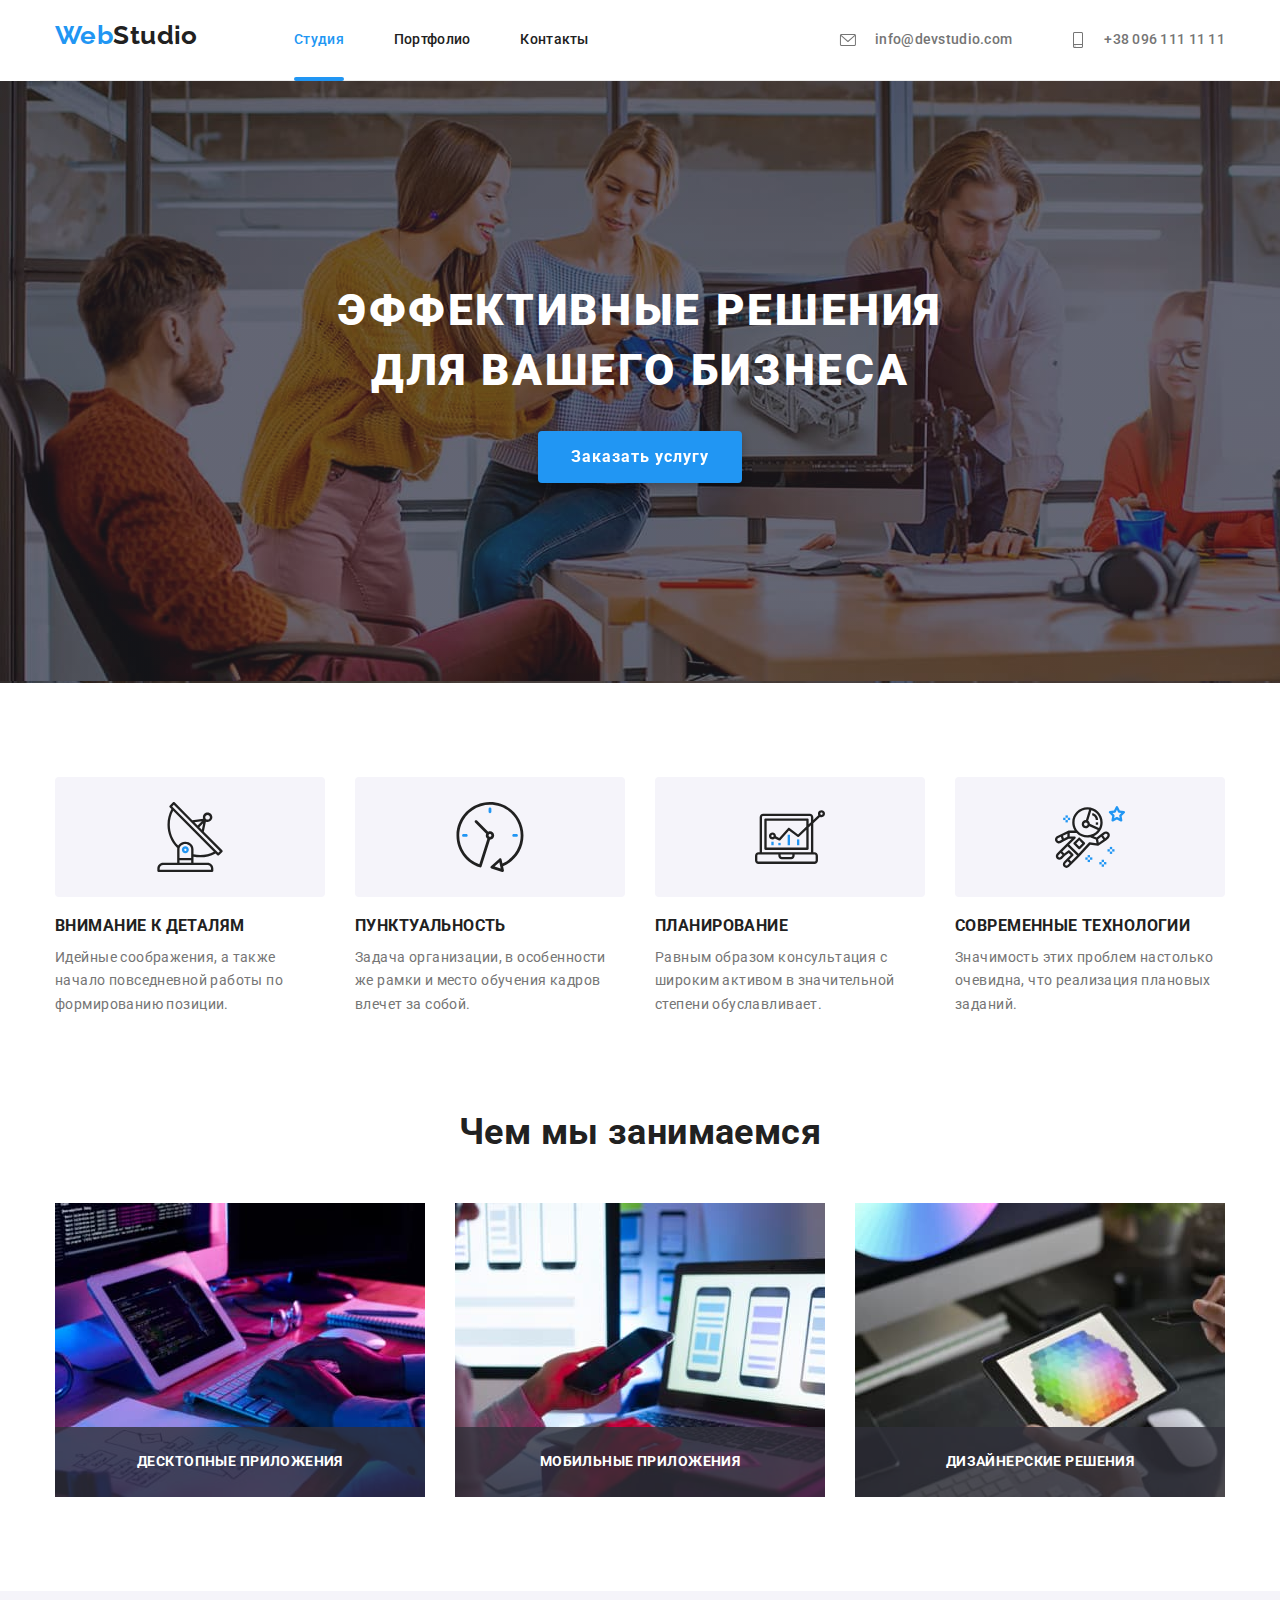
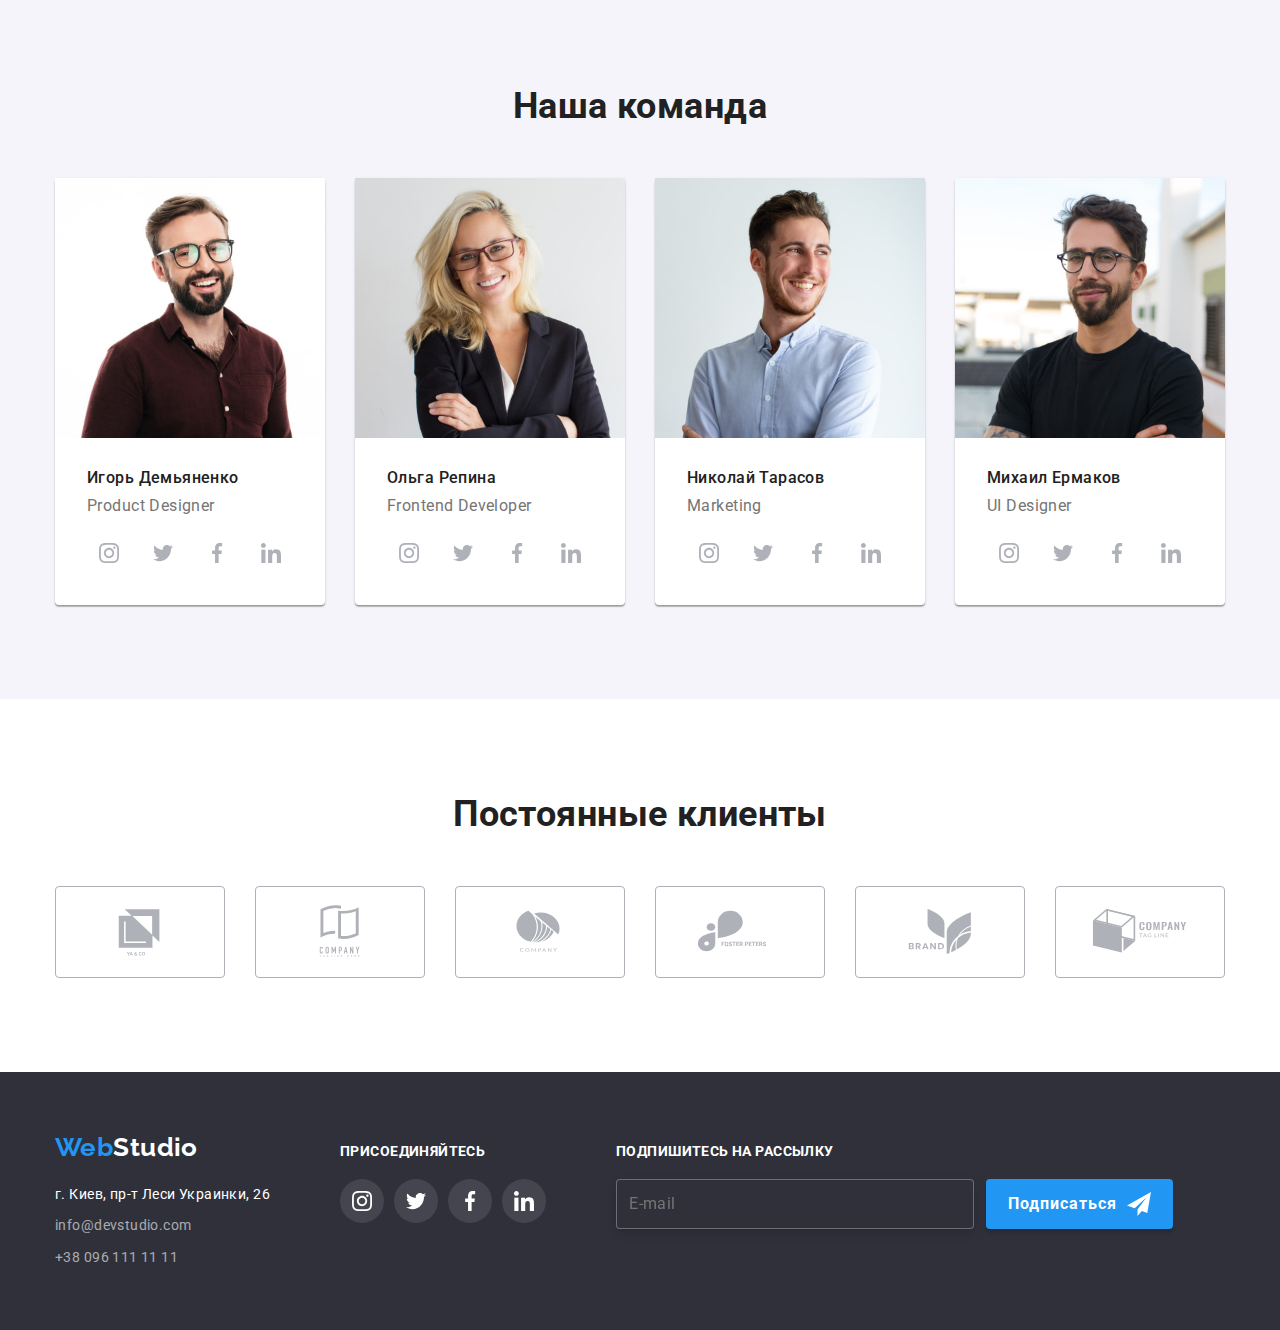
<file: index.html>
<!DOCTYPE html>
<html lang="ru">

<head>
    <meta charset="UTF-8">
    <meta http-equiv="X-UA-Compatible" content="IE=edge">
    <meta name="viewport" content="width=device-width, initial-scale=1.0">
    <title>Web Studio</title>
    <link rel="preconnect" href="https://fonts.gstatic.com">
    <link href="https://fonts.googleapis.com/css2?family=Raleway:wght@700&family=Roboto:wght@400;500;700;900&display=swap" rel="stylesheet">
    <link rel="stylesheet" href="https://cdnjs.cloudflare.com/ajax/libs/modern-normalize/1.0.0/modern-normalize.min.css">
    <link rel="stylesheet" href="./css/styles.css">
</head>
<body>

    <!-- Navigation site -->
    <header class="header">
        <div class="container">    
            <nav class="main-nav">
                <a class="logo-header" href="/"><span class="colortext">Web</span>Studio</a>
                <ul class="site-nav list">
                    <li class="main-item"><a class="link current" href="">Студия</a></li>
                    <li class="main-item"><a class="link" href="./portfolio.html">Портфолио</a></li>
                    <li class="main-item"><a class="link" href="">Контакты</a></li>
                </ul>
            </nav>
            <ul class="auth-nav list">
                <li class="main-item"><a class="link connect-link" href="mailto:info@devstudio.com">
                        <svg class="connect-icon" width="34" height="12">
                            <use href="./images/icons/sprite.svg#icon-envelope"></use>
                        </svg>   
                        info@devstudio.com</a>
                </li>
                <li class="main-item"><a class="link connect-link" href="tell:+380961111111">
                    <svg class="connect-icon" width="32" height="16">
                        <use href="./images/icons/sprite.svg#icon-smartphone"></use>
                    </svg>
                    +38 096 111 11 11</a>
                </li>
            </ul>
        </div>
    </header>
   
    <main>
        <!-- Hero -->
        <section class="hero">
            <div class="container">
                <h1 class="page-title">Эффективные решения для вашего бизнеса</h1>
                <button class="button-order" type="button" data-modal-open>Заказать услугу</button>        
            </div>
        </section>

        <!--Features-->
        <section class="feature">
            <div class="container">
                <h2 class="hiden-title">Особенности</h2>
                <ul class="feature-list list">
                    <li class="item">
                        <div class="feature__box">
                            <svg class="feature__icon">
                                <use href="./images/icons/sprite.svg#icon-antenna"></use>
                            </svg> 
                        </div>
                        <h3 class="feature-title">Внимание к деталям</h3>
                        <p class="paragraf-text">Идейные соображения, а также начало повседневной работы по формированию позиции.</p>
                    </li>
                    <li class="item">
                        <div class="feature__box">
                            <svg class="feature__icon">
                                <use href="./images/icons/sprite.svg#icon-clock"></use>
                            </svg>
                        </div>
                        <h3 class="feature-title">Пунктуальность</h3>
                        <p class="paragraf-text">Задача организации, в особенности же рамки и место обучения кадров влечет за собой.</p>
                    </li>
                    <li class="item">
                        <div class="feature__box">
                            <svg class="feature__icon">
                                <use href="./images/icons/sprite.svg#icon-diagram"></use>
                            </svg>
                        </div>
                        <h3 class="feature-title">Планирование</h3>
                        <p class="paragraf-text">Равным образом консультация с широким активом в значительной степени обуславливает.</p>
                    </li>
                    <li class="item">
                        <div class="feature__box">
                            <svg class="feature__icon">
                                <use href="./images/icons/sprite.svg#icon-astronaut"></use>
                            </svg>
                        </div>
                        <h3 class="feature-title">Современные технологии</h3>
                        <p class="paragraf-text">Значимость этих проблем настолько очевидна, что реализация плановых заданий.</p>
                    </li>
                </ul>
            </div>
        </section>

        <!--We do-->
        <section class="we-do">
            <div class="container">
                <h2 class="section-title">Чем мы занимаемся</h2>
                <ul class="we-do__list list">
                        <li class="we-do__item">
                            <img src="./images/work1.jpg" alt="Работа на планшете"/>
                            <div class="thumb-title">
                                <p class="title">Десктопные приложения</p>
                            </div>
                        </li>
                        <li class="we-do__item">
                            <img src="./images/work2.jpg" alt="Работа на телефоне" />
                            <div class="thumb-title">
                                <p class="title">Мобильные приложения</p>
                            </div>
                        </li>
                        <li class="we-do__item">
                            <img src="./images/work3.jpg" alt="Работа на планшете" />
                            <div class="thumb-title">
                                <p class="title">Дизайнерские решения</p>
                            </div>
                        </li>
                </ul>
            </div>
        </section>

        <!-- OUR TEAM -->
        <section class="team">
            <div class="container">
                <h2 class="section-title">Наша команда</h2>
                <ul class="team__list list">
                    <li class="item">    
                        <img src="./images/staff1.jpg" width="270" height="260" alt="Член команды 1" />
                        <div class="team__box">
                            <h3 class="team-name">Игорь Демьяненко</h3>
                            <p class="profession-text" lang="en">Product Designer</p>
                            <ul class="list social-icons">
                                <li class="social-icons-item">
                                    <a href="" class="social-icons-link" target="_blank" rel="noopener noreferrer">
                                    <svg class="social-icons-svg">
                                        <use href="./images/icons/sprite.svg#icon-instagram"></use>
                                    </svg>
                                    </a>
                                </li>
                                <li class="social-icons-item">
                                    <a href="" class="social-icons-link" target="_blank" rel="noopener noreferrer">
                                        <svg class="social-icons-svg">
                                            <use href="./images/icons/sprite.svg#icon-twitter"></use>
                                        </svg>
                                    </a>
                                </li>
                                <li class="social-icons-item">
                                    <a href="" class="social-icons-link" target="_blank" rel="noopener noreferrer">
                                        <svg class="social-icons-svg">
                                            <use href="./images/icons/sprite.svg#icon-facebook"></use>
                                        </svg>
                                    </a>
                                </li>
                                <li class="social-icons-item">
                                    <a href="" class="social-icons-link" target="_blank" rel="noopener noreferrer">
                                        <svg class="social-icons-svg">
                                            <use href="./images/icons/sprite.svg#icon-linkedin"></use>
                                        </svg>
                                    </a>
                                </li>
                            </ul>
                        </div>
                    </li>
                    <li class="item">
                        <img src="./images/staff2.jpg" width="270" height="260" alt="Член команды 2" />
                        <div class="team__box">
                            <h3 class="team-name">Ольга Репина</h3>
                            <p class="profession-text" lang="en">Frontend Developer</p>
                            <ul class="list social-icons">
                                <li class="social-icons-item">
                                    <a href="" class="social-icons-link" target="_blank" rel="noopener noreferrer">
                                        <svg class="social-icons-svg">
                                            <use href="./images/icons/sprite.svg#icon-instagram"></use>
                                        </svg>
                                    </a>
                                </li>
                                <li class="social-icons-item">
                                    <a href="" class="social-icons-link" target="_blank" rel="noopener noreferrer">
                                        <svg class="social-icons-svg">
                                            <use href="./images/icons/sprite.svg#icon-twitter"></use>
                                        </svg>
                                    </a>
                                </li>
                                <li class="social-icons-item">
                                    <a href="" class="social-icons-link" target="_blank" rel="noopener noreferrer">
                                        <svg class="social-icons-svg">
                                            <use href="./images/icons/sprite.svg#icon-facebook"></use>
                                        </svg>
                                    </a>
                                </li>
                                <li class="social-icons-item">
                                    <a href="" class="social-icons-link" target="_blank" rel="noopener noreferrer">
                                        <svg class="social-icons-svg">
                                            <use href="./images/icons/sprite.svg#icon-linkedin"></use>
                                        </svg>
                                    </a>
                                </li>
                            </ul>
                        </div>
                    </li>
                    <li class="item">   
                        <img src="./images/staff3.jpg" width="270" height="260" alt="Член команды 3" />
                        <div class="team__box">
                            <h3 class="team-name">Николай Тарасов</h3>    
                            <p class="profession-text" lang="en">Marketing</p>
                            <ul class="list social-icons">
                                <li class="social-icons-item">
                                    <a href="" class="social-icons-link" target="_blank" rel="noopener noreferrer">
                                        <svg class="social-icons-svg">
                                            <use href="./images/icons/sprite.svg#icon-instagram"></use>
                                        </svg>
                                    </a>
                                </li>
                                <li class="social-icons-item">
                                    <a href="" class="social-icons-link" target="_blank" rel="noopener noreferrer">
                                        <svg class="social-icons-svg">
                                            <use href="./images/icons/sprite.svg#icon-twitter"></use>
                                        </svg>
                                    </a>
                                </li>
                                <li class="social-icons-item">
                                    <a href="" class="social-icons-link" target="_blank" rel="noopener noreferrer">
                                        <svg class="social-icons-svg">
                                            <use href="./images/icons/sprite.svg#icon-facebook"></use>
                                        </svg>
                                    </a>
                                </li>
                                <li class="social-icons-item">
                                    <a href="" class="social-icons-link" target="_blank" rel="noopener noreferrer">
                                        <svg class="social-icons-svg">
                                            <use href="./images/icons/sprite.svg#icon-linkedin"></use>
                                        </svg>
                                    </a>
                                </li>
                            </ul>
                        </div>
                    </li>
                    <li class="item">
                        <img src="./images/staff4.jpg" width="270" height="260" alt="Член команды 4" />
                        <div class="team__box">
                            <h3 class="team-name">Михаил Ермаков</h3>
                            <p class="profession-text" lang="en">UI Designer</p>
                            <ul class="list social-icons">
                                <li class="social-icons-item">
                                    <a href="" class="social-icons-link" target="_blank" rel="noopener noreferrer">
                                        <svg class="social-icons-svg">
                                            <use href="./images/icons/sprite.svg#icon-instagram"></use>
                                        </svg>
                                    </a>
                                </li>
                                <li class="social-icons-item">
                                    <a href="" class="social-icons-link" target="_blank" rel="noopener noreferrer">
                                        <svg class="social-icons-svg">
                                            <use href="./images/icons/sprite.svg#icon-twitter"></use>
                                        </svg>
                                    </a>
                                </li>
                                <li class="social-icons-item">
                                    <a href="" class="social-icons-link" target="_blank" rel="noopener noreferrer">
                                        <svg class="social-icons-svg">
                                            <use href="./images/icons/sprite.svg#icon-facebook"></use>
                                        </svg>
                                    </a>
                                </li>
                                <li class="social-icons-item">
                                    <a href="" class="social-icons-link" target="_blank" rel="noopener noreferrer">
                                        <svg class="social-icons-svg">
                                            <use href="./images/icons/sprite.svg#icon-linkedin"></use>
                                        </svg>
                                    </a>
                                </li>
                            </ul>
                        </div>
                    </li>
                </ul>
            </div>
        </section>  
        <section class="clients">
            <div class="container">
                <h2 class="section-title">Постоянные клиенты</h2>
                <ul class="clients__list list">
                    <li class="clients__item">
                        <a href="" class="clients__link" target="_blank" rel="noopener noreferrer">
                            <svg class="clients__icon">
                                <use href="./images/icons/sprite.svg#icon-logo1"></use>
                            </svg>
                        </a>    
                    </li>
                    <li class="clients__item">
                        <a href="" class="clients__link" target="_blank" rel="noopener noreferrer">
                            <svg class="clients__icon">
                                <use href="./images/icons/sprite.svg#icon-logo2"></use>
                            </svg>
                        </a>
                    </li>
                    <li class="clients__item">
                        <a href="" class="clients__link" target="_blank" rel="noopener noreferrer">
                            <svg class="clients__icon">
                                <use href="./images/icons/sprite.svg#icon-logo3"></use>
                            </svg>
                        </a>
                    </li>
                    <li class="clients__item">
                        <a href="" class="clients__link" target="_blank" rel="noopener noreferrer">
                            <svg class="clients__icon">
                                <use href="./images/icons/sprite.svg#icon-logo4"></use>
                            </svg>
                        </a>
                    </li>
                    <li class="clients__item">
                        <a href="" class="clients__link" target="_blank" rel="noopener noreferrer">
                            <svg class="clients__icon">
                                <use href="./images/icons/sprite.svg#icon-logo5"></use>
                            </svg>
                        </a>
                    </li>
                    <li class="clients__item">
                        <a href="" class="clients__link" target="_blank" rel="noopener noreferrer">
                            <svg class="clients__icon">
                                <use href="./images/icons/sprite.svg#icon-logo6"></use>
                            </svg>
                        </a>
                    </li>
                </ul>
            </div>
        </section>
    </main>
    
    <!--Контакты-->
    <footer class="footer dark-background">
        <div class="footer__container container"> 
            <div class="footer-box">
            <a class="logo-footer" href="/"><span class="colortext">Web</span>Studio</a>
            <address class="address">
                <ul class="footer__list">
                    <li class="footer__item">
                        <a class="address-link link" href="https://goo.gl/maps/Cei7VWRPJddVFzz26" target="_blank"
                        rel="noopener noreferrer">г. Киев, пр-т Леси Украинки, 26</a>
                    </li>
                    <li class="footer__item">
                        <a class="connect link" href="mailto:info@devstudio.com">info@devstudio.com</a>
                    </li>
                    <li class="footer__item">
                        <a class="connect link" href="tell:+380961111111">+38 096 111 11 11</a>
                    </li>
                </ul>
            </address>
        </div>
            <div class="footer-box">
                <h3 class="footer-connecting">Присоединяйтесь</h3>
                <ul class="list footer-icons">
                    <li class="footer-icons-item">
                        <a href="" class="footer-icons-link" target="_blank" rel="noopener noreferrer">
                            <svg class="footer-icons-svg">
                                <use href="./images/icons/sprite.svg#icon-instagram"></use>
                            </svg>
                        </a>
                    </li>
                    <li class="footer-icons-item">
                        <a href="" class="footer-icons-link" target="_blank" rel="noopener noreferrer">
                            <svg class="footer-icons-svg">
                                <use href="./images/icons/sprite.svg#icon-twitter"></use>
                            </svg>
                        </a>
                    </li>
                    <li class="footer-icons-item">
                        <a href="" class="footer-icons-link" target="_blank" rel="noopener noreferrer">
                            <svg class="footer-icons-svg">
                                <use href="./images/icons/sprite.svg#icon-facebook"></use>
                            </svg>
                        </a>
                    </li>
                    <li class="footer-icons-item" target="_blank" rel="noopener noreferrer">
                        <a href="" class="footer-icons-link">
                            <svg class="footer-icons-svg">
                                <use href="./images/icons/sprite.svg#icon-linkedin"></use>
                            </svg>
                        </a>
                    </li>
                </ul>        
            </div>
            <div>
                <h3 class="footer-subscription">Подпишитесь на рассылку</h3>
                <form class="subscription">
                    <div class="footer-form-field">
                    <label>
                        <input type="email" name="email" placeholder="E-mail" autocomplete="off">
                    </label>
                    </div>
                    <button class="button-subscription">Подписаться
                        <svg class="icon-footer">
                            <use href="./images/icons/sprite.svg#icon-send"></use>
                        </svg>
                    </button>
                </form>
            </div>
        </div>
        <div class="backdrop is-hidden" data-modal>
            <div class="modal">
                <b class="modal-title">Оставьте свои данные, мы вам перезвоним</b>
                    <button class="modal-button" data-modal-close>
                        <svg class="icon-close" width="18" height="18">  
                            <use href="./images/icons/sprite.svg#icon-close"></use>
                        </svg>
                    </button>
                <form class="js-speaker-form">
                    
                        <label class="form-field">
                        Имя
                        <svg class="icon-modal">
                            <use href="./images/icons/sprite.svg#icon-person-black"></use>
                        </svg>
                        <input type="text" name="Имя" autofocus>
                        </label>
                    
                    
                    
                        <label class="form-field">
                            Телефон
                            <svg class="icon-modal">
                                <use href="./images/icons/sprite.svg#icon-phone-black"></use>
                            </svg>
                            <input type="tel" name="tel" required>
                        </label>
                    
                    
                    
                        <label class="form-field">
                            Почта
                            <svg class="icon-modal">
                                <use href="./images/icons/sprite.svg#icon-email-black"></use>
                            </svg>
                            <input type="email" name="email" required>
                        </label>
                    
                    
                    
                        <label class="form-field">
                            Комментарий
                            <textarea name="" id="" rows="7" placeholder="Введите текст"></textarea>
                        </label>
                   
                        <label class="label">
                            <input class="checkbox" type="checkbox" name="checkbox" required>
                            <span class="label-span"></span>
                            Соглашаюсь с рассылкой и принимаю&ensp;<a class="contract" href="">Условия договора</a>
                            
                        </label>
                    
                
                    <button class="button-submit" type="submit">Отправить</button>
                    
                </form>
            </div>
        </div>
    </footer>
<script src="./js/modal.js"></script>
<script>
    (() => {
        document.querySelector('.js-speaker-form').addEventListener('submit', e => {
            e.preventDefault();

            new FormData(e.currentTarget).forEach((value, name) =>
            console.log(`${name}: ${value}`),
            );
        });
    })();
</script>
</body>
</html>
</file>
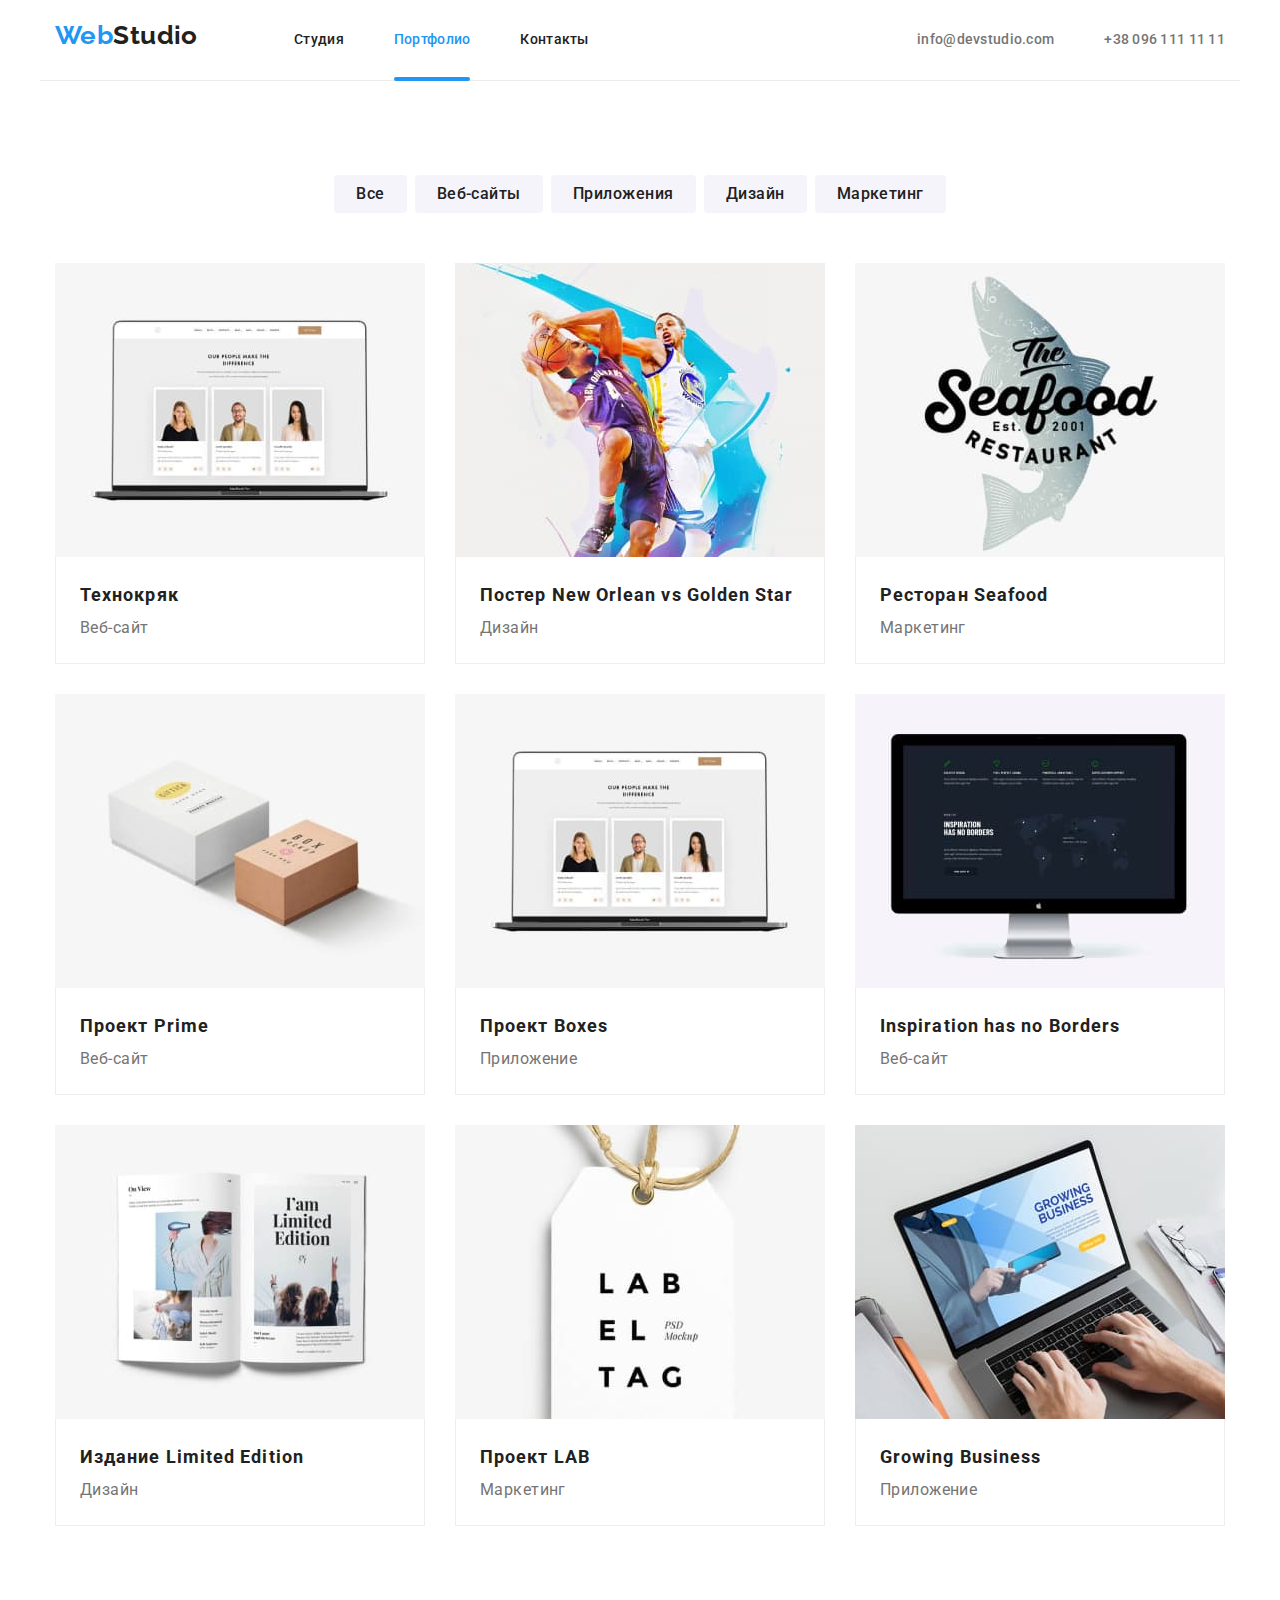
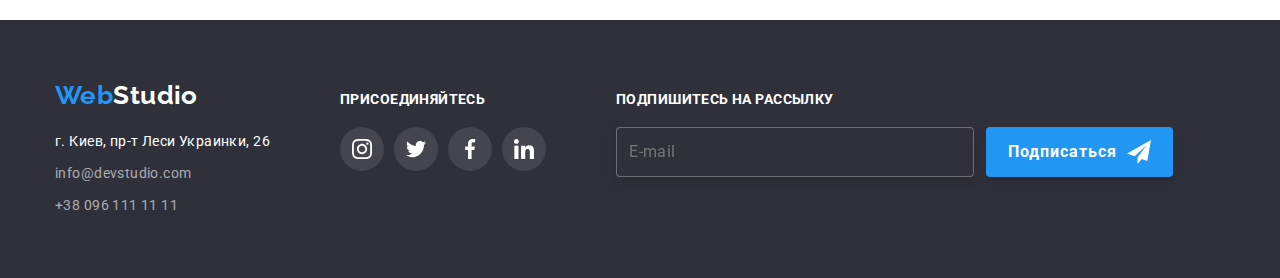
<file: portfolio.html>
<!DOCTYPE html>
<html lang="ru">

<head>
    <meta charset="UTF-8">
    <meta http-equiv="X-UA-Compatible" content="IE=edge">
    <meta name="viewport" content="width=device-width, initial-scale=1.0">
    <title>Portfolio</title>
    <link rel="preconnect" href="https://fonts.gstatic.com">
    <link href="https://fonts.googleapis.com/css2?family=Raleway:wght@700&family=Roboto:wght@400;500;700;900&display=swap" rel="stylesheet">
    <link rel="stylesheet" href="https://cdnjs.cloudflare.com/ajax/libs/modern-normalize/1.0.0/modern-normalize.min.css">
    <link rel="stylesheet" href="./css/styles.css">
</head>
<body>

    <!-- Navigation site -->
    <header class="header">
        <div class="container">
            <nav class="main-nav">
                <a class="logo-header" href="/"><span class="colortext">Web</span>Studio</a>
                <ul class="site-nav list">
                    <li class="main-item"><a class="link" href="./index.html">Студия</a></li>
                    <li class="main-item"><a class="link current" href="">Портфолио</a></li>
                    <li class="main-item"><a class="link" href="">Контакты</a></li>
                </ul>
            </nav>
                <ul class="auth-nav list">
                    <li class="main-item"><a class="link" href="mailto:info@devstudio.com">info@devstudio.com</a></li>
                    <li class="main-item"><a class="link" href="tell:+380961111111">+38 096 111 11 11</a></li>
                </ul>
        </div>
    </header> 
    
    <main>
        <!-- Gallery progects -->    
        <section class="gallery">    
            <div class="container">
                <h1 class="hiden-title">Портфолио</h1>
                <ul class="gallery-nav list">
                    <li class="item">
                        <button class="button-nav" type="button">Все</button>
                    </li>
                    <li class="item">
                        <button class="button-nav" type="button">Веб-сайты</button>
                    </li>
                    <li class="item">
                        <button class="button-nav" type="button">Приложения</button>
                    </li>
                    <li class="item">
                        <button class="button-nav" type="button">Дизайн</button>
                    </li>
                    <li class="item">
                        <button class="button-nav" type="button">Маркетинг</button>
                    </li>
                </ul> 
            
                <h2 class="hiden-title">Галлерея проектов</h2>
            
                <ul class="gallery-progect list">               
                    
                    <li class="product item">
                        <a href="" class="gallery-progect__link">
                            <div class="thumb-product">
                                <img src="./images/gallery1.jpg" width="370" height="294" alt="Технокряк" />                       
                                <div class="thumb-text">
                                    <p>Технокряк это современная площадка распространения коронавируса. Компании используют эту платформу для цифрового
                                    шпионажа и атак на защищённые сервера конкурентов.</p>
                                </div>
                            </div>
                            <div class="gallery-about">
                                <h3 class="gallery-title">Технокряк</h3>
                                <p class="gallery-text">Веб-сайт</p>
                            </div>
                        </a>
                    </li>
                
                    <li class="product item">
                        <a href="" class="gallery-progect__link">
                            <div class="thumb-product">
                                <img src="./images/gallery2.jpg" width="370" height="294" alt="Постер New Orlean vs Golden Star" />
                                <div class="thumb-text">
                                    <p>Технокряк это современная площадка распространения коронавируса. Компании используют эту платформу для цифрового
                                        шпионажа и атак на защищённые сервера конкурентов.</p>
                                </div>
                            </div>
                            <div class="gallery-about"> 
                                <h3 class="gallery-title">Постер <span lang="en">New Orlean vs Golden Star</span></h3>
                                <p class="gallery-text">Дизайн</p>
                            </div>
                        </a>
                    </li>
                
                    <li class="product item">
                        <a href="" class="gallery-progect__link">
                            <div class="thumb-product">
                                <img src="./images/gallery3.jpg" width="370" height="294" alt="Ресторан Seafood" />
                                <div class="thumb-text">
                                    <p>Технокряк это современная площадка распространения коронавируса. Компании используют эту платформу для цифрового
                                        шпионажа и атак на защищённые сервера конкурентов.</p>
                                </div>
                            </div>
                            <div class="gallery-about">
                                <h3 class="gallery-title">Ресторан <span lang="en">Seafood</span></h3>
                                <p class="gallery-text">Маркетинг</p>
                            </div>
                        </a>
                    </li>
                
                    <li class="product item">
                        <a href="" class="gallery-progect__link">
                            <div class="thumb-product">
                                <img src="./images/gallery5.jpg" width="370" height="294" alt="Проект Prime" />       
                                <div class="thumb-text">
                                    <p>Технокряк это современная площадка распространения коронавируса. Компании используют эту платформу для цифрового
                                        шпионажа и атак на защищённые сервера конкурентов.</p>
                                </div>
                            </div>
                            <div class="gallery-about">
                                <h3 class="gallery-title">Проект <span lang="en">Prime</span></h3>
                                <p class="gallery-text">Веб-сайт</p>
                            </div>
                        </a>
                    </li>
                
                    <li class="product item">
                        <a href="" class="gallery-progect__link">
                            <div class="thumb-product">
                                <img src="./images/gallery1.jpg" width="370" height="294" alt="Проект Boxes" />             
                                <div class="thumb-text">
                                    <p>Технокряк это современная площадка распространения коронавируса. Компании используют эту платформу для цифрового
                                        шпионажа и атак на защищённые сервера конкурентов.</p>
                                </div>
                            </div>
                            <div class="gallery-about">
                                <h3 class="gallery-title">Проект <span lang="en">Boxes</span></h3>
                                <p class="gallery-text">Приложение</p>
                            </div>
                        </a>
                    </li>
                
                    <li class="product item">
                        <a href="" class="gallery-progect__link">
                            <div class="thumb-product">
                                <img src="./images/gallery6.jpg" width="370" height="294" alt="Inspiration has no Borders" />     
                                <div class="thumb-text">
                                    <p>Технокряк это современная площадка распространения коронавируса. Компании используют эту платформу для цифрового
                                        шпионажа и атак на защищённые сервера конкурентов.</p>
                                </div>
                            </div>
                            <div class="gallery-about">
                                <h3 class="gallery-title" lang="en">Inspiration has no Borders</h3>
                                <p class="gallery-text">Веб-сайт</p>
                            </div>
                        </a>
                    </li>
                
                    <li class="product item">
                        <a href="" class="gallery-progect__link">
                            <div class="thumb-product">
                                <img src="./images/gallery7.jpg" width="370" height="294" alt="Издание Limited Edition" />  
                                <div class="thumb-text">
                                    <p>Технокряк это современная площадка распространения коронавируса. Компании используют эту платформу для цифрового
                                        шпионажа и атак на защищённые сервера конкурентов.</p>
                                </div>
                            </div>
                            <div class="gallery-about">
                                <h3 class="gallery-title">Издание <span lang="en">Limited Edition</span></h3>
                                <p class="gallery-text">Дизайн</p>
                            </div>
                        </a>
                    </li>
                
                    <li class="product item">
                        <a href="" class="gallery-progect__link">
                            <div class="thumb-product">
                                <img src="./images/gallery8.jpg" width="370" height="294" alt="Проект LAB" /> 
                                <div class="thumb-text">
                                    <p>Технокряк это современная площадка распространения коронавируса. Компании используют эту платформу для цифрового
                                        шпионажа и атак на защищённые сервера конкурентов.</p>
                                </div>
                            </div>
                            <div class="gallery-about">
                                <h3 class="gallery-title">Проект <span lang="en">LAB</span></h3>
                                <p class="gallery-text">Маркетинг</p>
                            </div>
                        </a>
                    </li>
                
                    <li class="product item">
                        <a href="" class="gallery-progect__link">
                            <div class="thumb-product">
                                <img src="./images/gallery9.jpg" width="370" height="294" alt="Growing Business" />
                                <div class="thumb-text">
                                    <p>Технокряк это современная площадка распространения коронавируса. Компании используют эту платформу для цифрового
                                        шпионажа и атак на защищённые сервера конкурентов.</p>
                                </div>
                            </div>
                            <div class="gallery-about">
                                <h3 class="gallery-title" lang="en">Growing Business</h3>
                                <p class="gallery-text">Приложение</p>
                            </div>
                        </a>
                    </li>
                </ul>
            </div>
        </section>
    </main>

    <!--Контакты-->
    <footer class="footer dark-background">
        <div class="footer__container container">
            <div class="footer-box">
                <a class="logo-footer" href="/"><span class="colortext">Web</span>Studio</a>
                <address class="address">
                    <ul class="footer__list">
                        <li class="footer__item">
                            <a class="address-link link" href="https://goo.gl/maps/Cei7VWRPJddVFzz26" target="_blank"
                                rel="noopener noreferrer">г. Киев, пр-т Леси Украинки, 26</a>
                        </li>
                        <li class="footer__item">
                            <a class="connect link" href="mailto:info@devstudio.com">info@devstudio.com</a>
                        </li>
                        <li class="footer__item">
                            <a class="connect link" href="tell:+380961111111">+38 096 111 11 11</a>
                        </li>
                    </ul>
                </address>
            </div>
            <div class="footer-box">
                <h3 class="footer-connecting">Присоединяйтесь</h3>
                <ul class="list footer-icons">
                    <li class="footer-icons-item">
                        <a href="" class="footer-icons-link" target="_blank" rel="noopener noreferrer">
                            <svg class="footer-icons-svg">
                                <use href="./images/icons/sprite.svg#icon-instagram"></use>
                            </svg>
                        </a>
                    </li>
                    <li class="footer-icons-item">
                        <a href="" class="footer-icons-link" target="_blank" rel="noopener noreferrer">
                            <svg class="footer-icons-svg">
                                <use href="./images/icons/sprite.svg#icon-twitter"></use>
                            </svg>
                        </a>
                    </li>
                    <li class="footer-icons-item">
                        <a href="" class="footer-icons-link" target="_blank" rel="noopener noreferrer">
                            <svg class="footer-icons-svg">
                                <use href="./images/icons/sprite.svg#icon-facebook"></use>
                            </svg>
                        </a>
                    </li>
                    <li class="footer-icons-item" target="_blank" rel="noopener noreferrer">
                        <a href="" class="footer-icons-link">
                            <svg class="footer-icons-svg">
                                <use href="./images/icons/sprite.svg#icon-linkedin"></use>
                            </svg>
                        </a>
                    </li>
                </ul>
            </div>
            <div>
                <h3 class="footer-subscription">Подпишитесь на рассылку</h3>
                <form class="subscription">
                    <div class="footer-form-field">
                        <label>
                            <input type="email" name="email" placeholder="E-mail" autocomplete="off">
                        </label>
                    </div>
                    <button class="button-subscription">Подписаться
                        <svg class="icon-footer">
                            <use href="./images/icons/sprite.svg#icon-send"></use>
                        </svg>
                    </button>
                </form>
            </div>
        </div>
        <div class="backdrop is-hidden" data-modal>
            <div class="modal">
                <b class="modal-title">Оставьте свои данные, мы вам перезвоним</b>
                <button class="modal-button" data-modal-close>
                    <svg class="icon-close" width="18" height="18">
                        <use href="./images/icons/sprite.svg#icon-close"></use>
                    </svg>
                </button>
                <form class="js-speaker-form">
    
                    <label class="form-field">
                        Имя
                        <svg class="icon-modal">
                            <use href="./images/icons/sprite.svg#icon-person-black"></use>
                        </svg>
                        <input type="text" name="Имя" autofocus>
                    </label>
    
    
    
                    <label class="form-field">
                        Телефон
                        <svg class="icon-modal">
                            <use href="./images/icons/sprite.svg#icon-phone-black"></use>
                        </svg>
                        <input type="tel" name="tel">
                    </label>
    
    
    
                    <label class="form-field">
                        Почта
                        <svg class="icon-modal">
                            <use href="./images/icons/sprite.svg#icon-email-black"></use>
                        </svg>
                        <input type="email" name="email">
                    </label>
    
    
    
                    <label class="form-field">
                        Комментарий
                        <textarea name="" id="" rows="7" placeholder="Введите текст"></textarea>
                    </label>
    
                    <label class="label">
                        <input class="checkbox" type="checkbox" name="checkbox">
                        <span class="label-span"></span>
                        Соглашаюсь с рассылкой и принимаю&ensp;<a class="contract" href="">Условия договора</a>
    
                    </label>
    
    
                    <button class="button-submit" type="submit">Отправить</button>
    
                </form>
            </div>
        </div>
    </footer>
    <script src="./js/modal.js"></script>
    <script>
        (() => {
            document.querySelector('.js-speaker-form').addEventListener('submit', e => {
                e.preventDefault();

                new FormData(e.currentTarget).forEach((value, name) =>
                    console.log(`${name}: ${value}`),
                );
            });
        })();
    </script>
    </body>
    
    </html>
</file>
<file: css/styles.css>
:root {
  --main-text-color: #757575;
  --title-text-color: #212121;
  --accent-text-color: #2196f3;
  --white-text-color: #ffffff;

  --accent-bg-color: #e5e5e5;
  --dark-bg-color: #2f303a;
  --white-bg-color: #ffffff;
  --second-bg-color: #f5f4fa;

  --title-font: Roboto, sans-serif;
  --logo-font: Raleway, sans-serif;

  --icons-color: #afb1b8;

  --animation: 250ms cubic-bezier(0.4, 0, 0.2, 1);
}

html {
  box-sizing: border-box;
}

*,
*::before,
*::after {
  box-sizing: inherit;
}

body {
  color: var(--main-text-color);
  font-family: var(--title-font);
  font-size: 14px;
  line-height: 1.71;
  letter-spacing: 0.03em;
}

h1,
h2,
h3,
h4,
h5,
h6,
p {
  margin: 0;
}

img {
  display: block;
  max-width: 100%;
  height: auto;
}

a {
  text-decoration: none;
  color: inherit;
}

textarea {
  resize: none;
}

.list {
  padding-left: 0;
  margin: 0;
  list-style: none;
}

.link {
  color: inherit;
  text-decoration: none;
}

.item {
  display: flex;
  flex-wrap: wrap;
}

.container {
  width: 1200px;
  padding-right: 15px;
  padding-left: 15px;
  margin-left: auto;
  margin-right: auto;
}

.link:hover,
.link:focus {
  color: var(--accent-text-color);
}

.colortext {
  color: var(--accent-text-color);
}

/* HIDDEN TITLES */
.hiden-title {
  position: absolute;
  width: 1px;
  height: 1px;
  border: 0;
  margin: -1px;
  padding: 0;
  clip: rect(0 0 0 0);
  overflow: hidden;
}

/* MODAL BLOCK */
.backdrop {
  position: fixed;
  left: 0px;
  top: -1px;

  width: 100%;
  height: 100%;

  background-color: #75757593;
  transition: opacity var(--animation), visability var(--animation);
}

.backdrop.is-hidden {
  opacity: 0;
  visibility: hidden;
  pointer-events: none;
}

.modal {
  position: absolute;
  top: 50%;
  left: 50%;
  transform: translate(-50%, -50%);

  width: 100%;
  max-width: 528px;
  min-height: 581px;
  padding: 40px;

  background-color: var(--white-bg-color);
}

.modal-title {
  font-family: var(--title-font);
  font-weight: 700;
  font-size: 20px;
  line-height: 23px;
  letter-spacing: 0.03em;
  color: var(--title-text-color);

  margin-bottom: 12px;
  text-align: center;
}

.modal-button:hover .icon-close,
.modal-button:focus .icon-close {
  fill: var(--accent-text-color);
}

.modal-button {
  position: absolute;
  display: flex;
  justify-content: center;
  align-items: center;
  top: 8px;
  right: 9px;
  border-radius: 50%;
  width: 30px;
  height: 30px;
  border: 1px solid #212121;
  background-color: var(--white-bg-color);
  cursor: pointer;
}

.modal .icon-close:hover {
  border-color: var(--accent-text-color);
}

.icon-modal {
  position: absolute;
  width: 18px;
  height: 18px;
  top: 36px;
  left: 11px;
}

.button-submit {
  position: absolute;
  width: 200px;
  height: 50px;
  display: flex;
  justify-content: center;
  align-items: center;
  left: 50%;
  transform: translate(-50%);
  background: #2196f3;
  box-shadow: 0px 4px 4px rgba(0, 0, 0, 0.15);
  border-radius: 4px;
  border: 0;
  cursor: pointer;

  font-family: var(--title-font);
  font-style: 400;
  font-weight: 700;
  font-size: 16px;
  line-height: 1, 87;

  display: flex;
  align-items: center;
  text-align: center;
  letter-spacing: 0.06em;

  color: #ffffff;
}

.form-field {
  position: relative;
  display: flex;
  flex-direction: column;
  margin-bottom: 10px;
}

.form-field input {
  padding: 11px 42px;
  border: 1px solid rgba(33, 33, 33, 0.2);
  border-radius: 4px;
  font-size: 14px;
  width: 100%;
}

.form-field textarea {
  width: 100%;
  /* height: 120px; */
  padding: 11px 12px;
  font-family: var(--title-font);
  font-weight: 400;
  font-size: 12px;
  color: rgba(117, 117, 117, 0.5);
  line-height: 14px;
  letter-spacing: 0.01em;
  border: 1px solid rgba(33, 33, 33, 0.2);
  border-radius: 4px;
}

.contract {
  color: var(--accent-text-color);
  text-decoration: underline;
}

.checkbox {
  position: absolute;
  width: 1px;
  height: 1px;
  border: 0;
  margin: -1px;
  padding: 0;
  clip: rect(0 0 0 0);
  overflow: hidden;
}

.checkbox:checked + .label-span {
  background-color: var(--accent-text-color);
  background-image: url(../images/icons/vector.svg);
  background-size: contain;
  background-repeat: no-repeat;
  background-position: 50% 50%;

  background-origin: border-box;
  border: var(--accent-text-color);
}

.checkbox:focus + .label-span {
  border-color: var(--accent-text-color);
}

.label-span {
  display: inline-block;
  width: 16px;
  height: 15px;
  border: 2px solid var(--title-text-color);
  border-radius: 3px;
  margin-right: 8px;
}

/* SITE NAV */
.logo-header {
  display: inline-block;
  margin-right: 93px;

  color: var(--title-text-color);
  font-family: var(--logo-font);
  font-weight: 700;
  font-size: 26px;
  line-height: 1.19;
  text-decoration: none;
}

.header .container {
  display: flex;
  align-items: center;
  border-bottom: 1px solid #ececec;

  background-color: var(--white-bg-color);
}

.main-item:not(:last-child) {
  margin-right: 50px;
}

.main-nav {
  align-items: center;
}

.site-nav {
  display: inline-flex;
}

.site-nav .link {
  position: relative;
  transition: color var(--animation);
  display: block;
  padding-top: 32px;
  padding-bottom: 32px;

  color: var(--title-text-color);
  font-weight: 500;
  line-height: 1.14;
  letter-spacing: 0.02em;
  cursor: pointer;
}

.site-nav .link.current::after {
  content: "";
  position: absolute;
  left: 0;
  bottom: 0;
  display: block;
  width: 100%;
  height: 4px;
  background-color: var(--accent-text-color);
  border-radius: 2px;
  bottom: -1px;
}

.site-nav .link:hover,
.site-nav .link:focus {
  color: var(--accent-text-color);
}

.site-nav .link.current {
  color: var(--accent-text-color);
}

/* AUTH NAV */
.auth-nav {
  display: flex;
  margin-left: auto;
}

.auth-nav .link {
  color: var(--main-text-color);
  font-weight: 500;
  line-height: 1.14;
  letter-spacing: 0.02em;
  cursor: pointer;

  transition: color var(--animation);
}

.auth-nav .link:hover,
.auth-nav .link:focus {
  color: var(--accent-text-color);
}

.address {
  font-style: inherit;
  color: var(--white-text-color);
}
.address-link {
  color: var(--white-text-color);
  transition: color var(--animation);
}
.connect {
  color: rgba(255, 255, 255, 0.6);
  transition: color var(--animation);
}

.section-title {
  margin-bottom: 50px;

  color: var(--title-text-color);
  font-family: var(--title-font);
  font-weight: 700;
  font-size: 36px;
  line-height: 1.17;
  text-align: center;
}

/* CONNECT ICON */
.connect-icon {
  fill: currentColor;
  margin-right: 10px;
}

.connect-link {
  display: flex;
  align-items: center;
}

/* HERO */
.hero {
  padding-top: 200px;
  padding-bottom: 200px;
  max-width: 1600px;
  text-align: center;

  background-size: contain;
  background-repeat: no-repeat;
  background: linear-gradient(rgba(47, 48, 58, 0.4), rgba(47, 48, 58, 0.4)),
    url(../images/hero.jpeg);
}

.page-title {
  display: block;
  margin-bottom: 30px;
  margin-left: auto;
  margin-right: auto;
  width: 696px;
  height: 120px;

  color: var(--white-text-color);
  font-family: var(--title-font);
  font-weight: 900;
  font-size: 44px;
  line-height: 1.36;
  text-align: center;
  letter-spacing: 0.06em;
  text-transform: uppercase;
}

.button-order {
  display: inline-block;
  padding: 10px 32px;
  border: 1px solid transparent;
  border-radius: 4px;
  filter: drop-shadow(0px 4px 4px rgba(0, 0, 0, 0.25));

  color: var(--white-text-color);
  background-color: var(--accent-text-color);

  font-family: var(--title-font);
  font-weight: 700;
  font-size: 16px;
  line-height: 1.87;
  letter-spacing: 0.06em;
  text-align: center;
  cursor: pointer;

  transition: background-color var(--animation), color var(--animation);
}

/* FEATURE */
.feature-list .item {
  width: 270px;
}
.feature-list {
  display: flex;
}

.feature {
  padding-top: 94px;
  padding-bottom: 94px;
}

.feature-title {
  margin-bottom: 10px;

  color: var(--title-text-color);
  font-family: var(--title-font);
  font-style: normal;
  font-weight: 700;
  line-height: 1.14;
  text-transform: uppercase;
}

.feature-list .item:not(:last-child) {
  margin-right: 30px;
}

.paragraf-text {
  font-family: var(--title-font);
}

.feature__box {
  display: flex;
  justify-content: center;
  width: 270px;
  height: 120px;
  align-items: center;
  border-radius: 4px;
  margin-bottom: 20px;
  background-color: var(--second-bg-color);
}

.feature__icon {
  width: 70px;
  height: 70px;
}

/* WE DO */

.we-do {
  padding-bottom: 94px;
}

.we-do__item:not(:last-child) {
  margin-right: 30px;
}

.we-do__item {
  position: relative;
}

.we-do__list {
  display: flex;
}

.title {
  font-family: var(--title-font);
  font-style: normal;
  font-weight: 700;
  font-size: 14px;
  line-height: 1.14;
  letter-spacing: 0.03em;
  text-transform: uppercase;
  color: var(--white-text-color);
}

.thumb-title {
  display: flex;
  justify-content: center;
  align-items: center;
  position: absolute;

  width: 100%;
  height: 70px;
  left: 0;
  bottom: 0;

  background: rgba(47, 48, 58, 0.8);
}

/* TEAM */
.team {
  padding-top: 94px;
  padding-bottom: 94px;
  background-color: #f5f4fa;
}
.team__list {
  display: flex;
}
.team .item {
  width: 270px;
  border-radius: 4px;

  background-color: var(--white-bg-color);
  box-shadow: 0px 1px 3px rgba(0, 0, 0, 0.12), 0px 1px 1px rgba(0, 0, 0, 0.14),
    0px 2px 1px rgba(0, 0, 0, 0.2);
}

.team .item:not(:last-child) {
  margin-right: 30px;
}

.team__box {
  padding: 30px 32px;
}

.team-name {
  margin-bottom: 10px;
  color: var(--title-text-color);
  font-family: var(--title-font);
  font-weight: 500;
  font-size: 16px;
  line-height: 1.19;
}

.profession-text {
  font-family: var(--title-font);
  font-size: 16px;
  line-height: 1.18;
  margin-bottom: 16px;
}

/* CLIENTS */
.clients {
  padding-top: 94px;
  padding-bottom: 94px;
}

.clients__list {
  display: flex;
}

.clients__item:not(:last-child) {
  margin-right: 30px;
}

.clients__icon {
  width: 106px;
  height: 60px;
  fill: var(--icons-color);

  transition: fill var(--animation);
}

.clients__link {
  display: flex;
  align-items: center;
  justify-content: center;
  width: 170px;
  height: 92px;
  border: 1px solid var(--icons-color);
  border-radius: 4px;

  transition: border-color var(--animation);
}

.clients__link:hover .clients__icon,
.clients__link:focus .clients__icon {
  fill: var(--accent-text-color);
}

.clients__link:hover,
.clients__link:focus {
  border-color: var(--accent-text-color);
}

/* SOCIAL  ICONS */
.social-icons {
  display: inline-flex;
}

.social-icons-svg {
  width: 20px;
  height: 20px;
  fill: var(--icons-color);

  transition: var(--animation);
}

.social-icons-link {
  display: flex;
  align-items: center;
  justify-content: center;
  width: 44px;
  height: 44px;
  border-radius: 50%;
  background-color: var(--white-bg-color);

  transition: background-color var(--animation);
}

.social-icons-link:hover {
  background-color: var(--accent-text-color);
}

.social-icons-link:focus {
  background-color: var(--accent-text-color);
}

.social-icons-link:hover .social-icons-svg,
.social-icons-link:focus .social-icons-svg {
  fill: var(--white-text-color);
}

.social-icons-item:not(:last-child) {
  margin-right: 10px;
}

/* GALLERY */
.gallery {
  padding-top: 94px;
  padding-bottom: 94px;
}

.gallery-nav {
  display: flex;
  margin-bottom: 50px;
  justify-content: center;
}

.gallery-nav .item {
  width: auto;
}

.gallery-nav .item:not(:last-child) {
  margin-right: 8px;
}

.gallery-progect {
  display: flex;
  flex-wrap: wrap;
  justify-content: center;
  margin-top: -30px;
  margin-left: -30px;
}

.gallery-progect__link {
  display: flex;
  flex-direction: column;

  transition: box-shadow var(--animation);
}

.gallery-progect .item {
  flex-basis: calc((100% - 3 * 30px) / 3);
}

.gallery-progect .item {
  margin-top: 30px;
  margin-left: 30px;
}

.gallery-about {
  padding: 20px 24px;
  flex-grow: 1;
}

.gallery-title {
  font-family: var(--title-font);
  font-weight: 700;
  font-size: 18px;
  line-height: 2;
  letter-spacing: 0.06em;
  color: var(--title-text-color);
}
.gallery-text {
  font-family: var(--title-font);
  font-size: 16px;
  line-height: 1.87;
}

.button-nav {
  font-family: var(--title-font);
  font-weight: 500;
  font-size: 16px;
  line-height: 1.62;
  cursor: pointer;
  text-align: center;
  letter-spacing: 0.03em;
  padding: 6px 22px;

  color: var(--title-text-color);
  background-color: var(--second-bg-color);

  border: 0;
  border-radius: 4px;

  transition: color var(--animation), background-color var(--animation),
    box-shadow var(--animation);
}

.button-nav:hover,
.button-nav:focus {
  color: var(--white-text-color);
  background-color: var(--accent-text-color);
  box-shadow: 0px 3px 1px rgba(0, 0, 0, 0.1), 0px 1px 2px rgba(0, 0, 0, 0.08),
    0px 2px 2px rgba(0, 0, 0, 0.12);
}

.gallery-about {
  border: 1px solid #eeeeee;
  border-top: none;
}

.gallery-progect__link:hover,
.gallery-progect__link:focus {
  box-shadow: 0px 1px 1px rgba(0, 0, 0, 0.12), 0px 4px 4px rgba(0, 0, 0, 0.06),
    1px 4px 6px rgba(0, 0, 0, 0.16);
}

.gallery-progect__link:hover .thumb-text {
  transform: translateY(0%);
  opacity: 1;
}

.gallery-progect__link:focus.thumb-text {
  transform: translateY(0%);
  opacity: 1;
}

.thumb-product {
  position: relative;
  width: 100%;
  height: 100%;
  background-color: #2195f36c;
  overflow: hidden;
}

.thumb-text {
  display: flex;
  justify-content: center;
  align-items: center;
  position: absolute;
  width: 100%;
  height: 100%;
  left: 0;
  bottom: 0;
  opacity: 0;

  font-family: var(--title-font);
  font-weight: 400;
  font-size: 18px;
  line-height: 1.55;
  letter-spacing: 0.03em;
  padding: 63px 24px;

  color: var(--white-text-color);
  background: rgba(33, 150, 243, 0.9);

  transform: translateY(100%);
  transition: transform var(--animation), opacity var(--animation);
}

/* FOOTER */
.footer__container {
  display: flex;
  align-items: baseline;
}

.footer-box {
  margin-right: 70px;
}

.footer-connecting {
  font-family: var(--title-font);
  font-weight: 700;
  font-size: 14px;
  line-height: 1.17;
  letter-spacing: 0.03em;
  color: var(--white-text-color);
  text-transform: uppercase;
  margin-bottom: 20px;
}

.label {
  display: flex;
  align-items: center;
  margin-bottom: 30px;
}

.subscription {
  display: flex;
}

.footer-subscription {
  font-family: var(--title-font);
  font-weight: 700;
  font-size: 14px;
  line-height: 1.17;
  letter-spacing: 0.03em;
  color: var(--white-text-color);
  text-transform: uppercase;
  margin-bottom: 20px;
}

.footer-form-field {
  margin-right: 12px;
}

.footer-form-field input {
  padding: 11px 12px;
  width: 358px;
  height: 50px;
  font-size: 14px;

  border: 1px solid rgba(255, 255, 255, 0.3);
  box-sizing: border-box;
  filter: drop-shadow(0px 4px 4px rgba(0, 0, 0, 0.15));
  border-radius: 4px;
  background: var(--dark-bg-color);
}

.form-field:focus-within > .icon-modal {
  fill: var(--accent-text-color);
  /* border: var(--accent-text-color); */
}
.form-field:hover > .icon-modal {
  fill: var(--accent-text-color);
  border: var(--accent-text-color);
}

.form-field:hover > input {
  border-color: var(--accent-text-color);
}
.form-field:hover > textarea {
  border-color: var(--accent-text-color);
}

/* .form-field input:focus {
  border: var(--accent-text-color);
} */

.button-subscription {
  /* position: relative; */
  display: flex;
  align-items: center;
  /* width: 200px; */

  background-color: var(--accent-text-color);
  box-shadow: 0px 4px 4px rgba(0, 0, 0, 0.15);
  border-radius: 4px;
  border: 0;

  font-family: var(--title-font);

  font-weight: 700;
  font-size: 16px;
  line-height: 1.87;
  letter-spacing: 0.06em;

  text-align: center;

  color: var(--white-text-color);
  padding: 10px 22px;
  cursor: pointer;
}

.subscription input {
  padding: 15px, 16px;
  font-family: var(--title-font);
  font-size: 16px;
  line-height: 1.25;
  letter-spacing: 0.03em;
  color: rgba(255, 255, 255, 0.6);
}

/* Footer icon */
.icon-footer {
  /* position: absolute; */
  width: 24px;
  height: 24px;
  fill: var(--white-bg-color);
  /* top: 13px;
  right: 12px; */
  margin-left: 10px;
}

.footer-icons {
  display: inline-flex;
}

.footer-icons-svg {
  width: 20px;
  height: 20px;
  fill: var(--white-text-color);
}

.footer-icons-link {
  display: flex;
  align-items: center;
  justify-content: center;
  width: 44px;
  height: 44px;
  border-radius: 50%;
  background-color: rgba(255, 255, 255, 0.1);

  transition: background-color var(--animation);
}

.footer-icons-link:hover .social-icons-svg,
.footer-icons-link:focus .social-icons-svg {
  fill: var(--white-text-color);
}

.footer-icons-link:hover {
  background-color: var(--accent-text-color);
}

.footer-icons-link:focus {
  background-color: var(--accent-text-color);
}

.footer-icons-item:not(:last-child) {
  margin-right: 10px;
}

/* Logo Website footer*/
.footer {
  padding-top: 60px;
  padding-bottom: 60px;
  background-color: var(--dark-bg-color);
}

.footer__list {
  list-style: none;
  padding: 0;
  margin: 0;
}
.footer__item:not(:last-child) {
  margin-bottom: 8px;
}

.logo-footer {
  display: block;
  margin-bottom: 20px;
  color: var(--white-text-color);
  font-family: var(--logo-font);
  font-weight: 700;
  font-size: 26px;
  line-height: 1.19;
  text-decoration: none;
}
</file>
